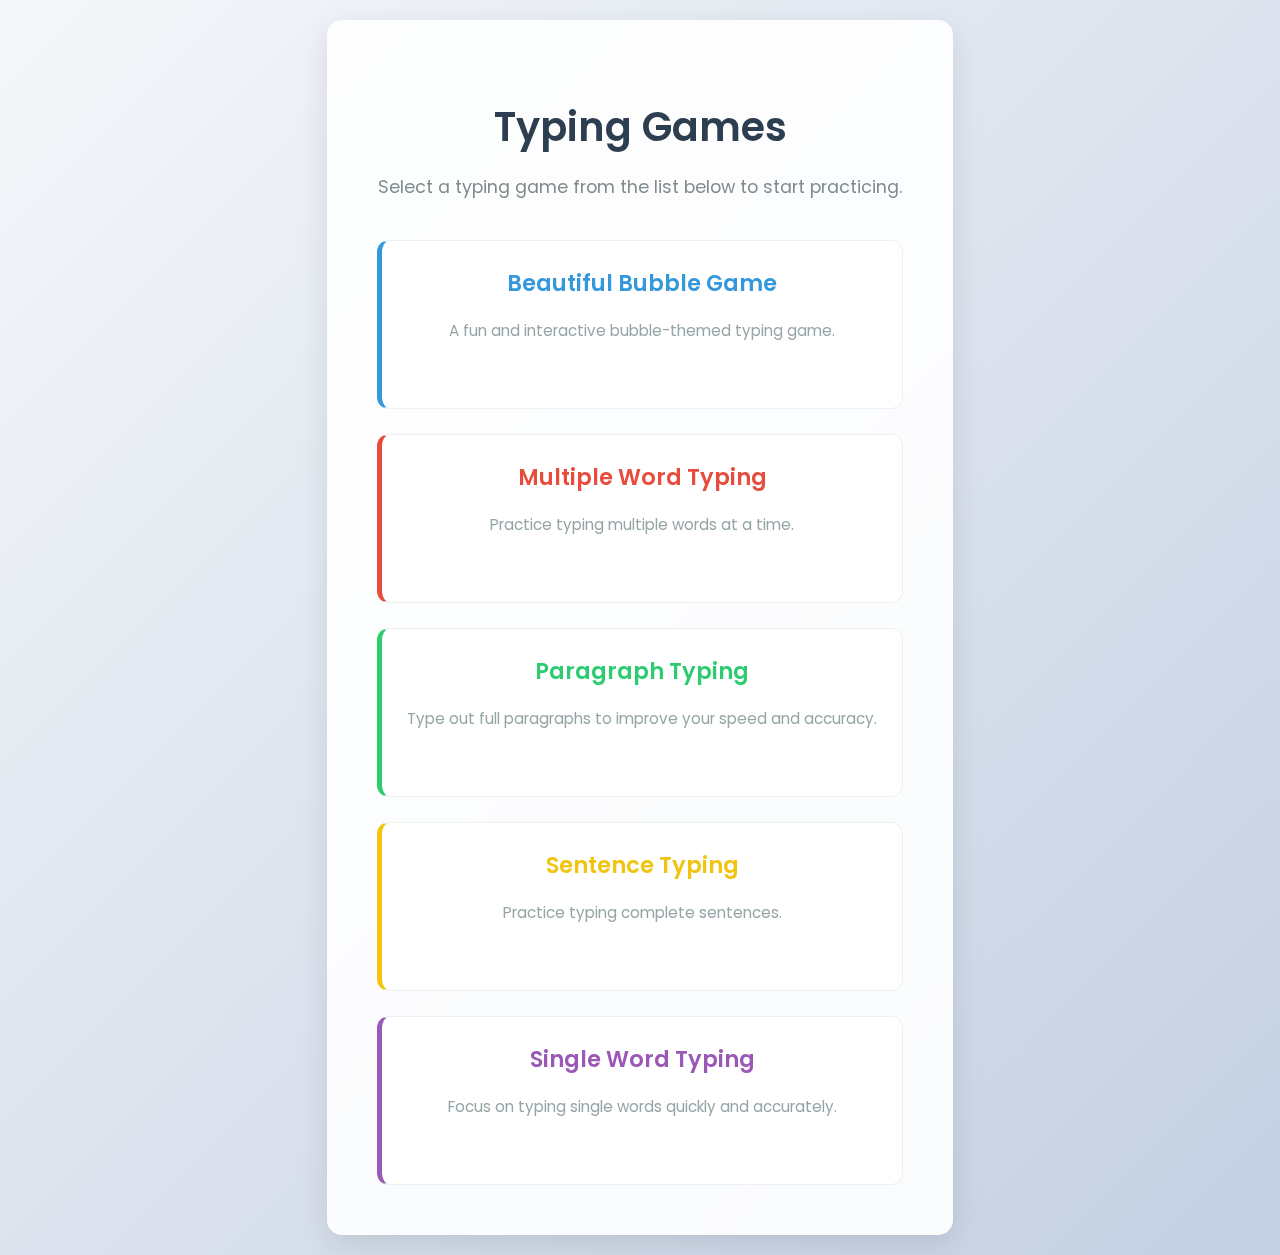
<file: index.html>
<!DOCTYPE html>
<html lang="en">
<head>
    <meta charset="UTF-8">
    <meta name="viewport" content="width=device-width, initial-scale=1.0">
    <title>Typing Home</title>
    <link rel="stylesheet" href="style.css">
    <link rel="preconnect" href="https://fonts.googleapis.com">
    <link rel="preconnect" href="https://fonts.gstatic.com" crossorigin>
    <link href="https://fonts.googleapis.com/css2?family=Poppins:wght@300;400;600&display=swap" rel="stylesheet">
</head>
<body>
    <div class="container">
        <h1>Typing Games</h1>
        <p>Select a typing game from the list below to start practicing.</p>
        <div class="games-list">
            <a href="bubble-game.html" class="game-card card-1">
                <h2>Beautiful Bubble Game</h2>
                <p>A fun and interactive bubble-themed typing game.</p>
            </a>
            <a href="multiple-word-typing.html" class="game-card card-2">
                <h2>Multiple Word Typing</h2>
                <p>Practice typing multiple words at a time.</p>
            </a>
            <a href="paragraph-typing-test.html" class="game-card card-3">
                <h2>Paragraph Typing</h2>
                <p>Type out full paragraphs to improve your speed and accuracy.</p>
            </a>
            <a href="sentence-typing.html" class="game-card card-4">
                <h2>Sentence Typing</h2>
                <p>Practice typing complete sentences.</p>
            </a>
            <a href="single-word-typing.html" class="game-card card-5">
                <h2>Single Word Typing</h2>
                <p>Focus on typing single words quickly and accurately.</p>
            </a>
        </div>
    </div>
    <script src="script.js"></script>
</body>
</html>
</file>
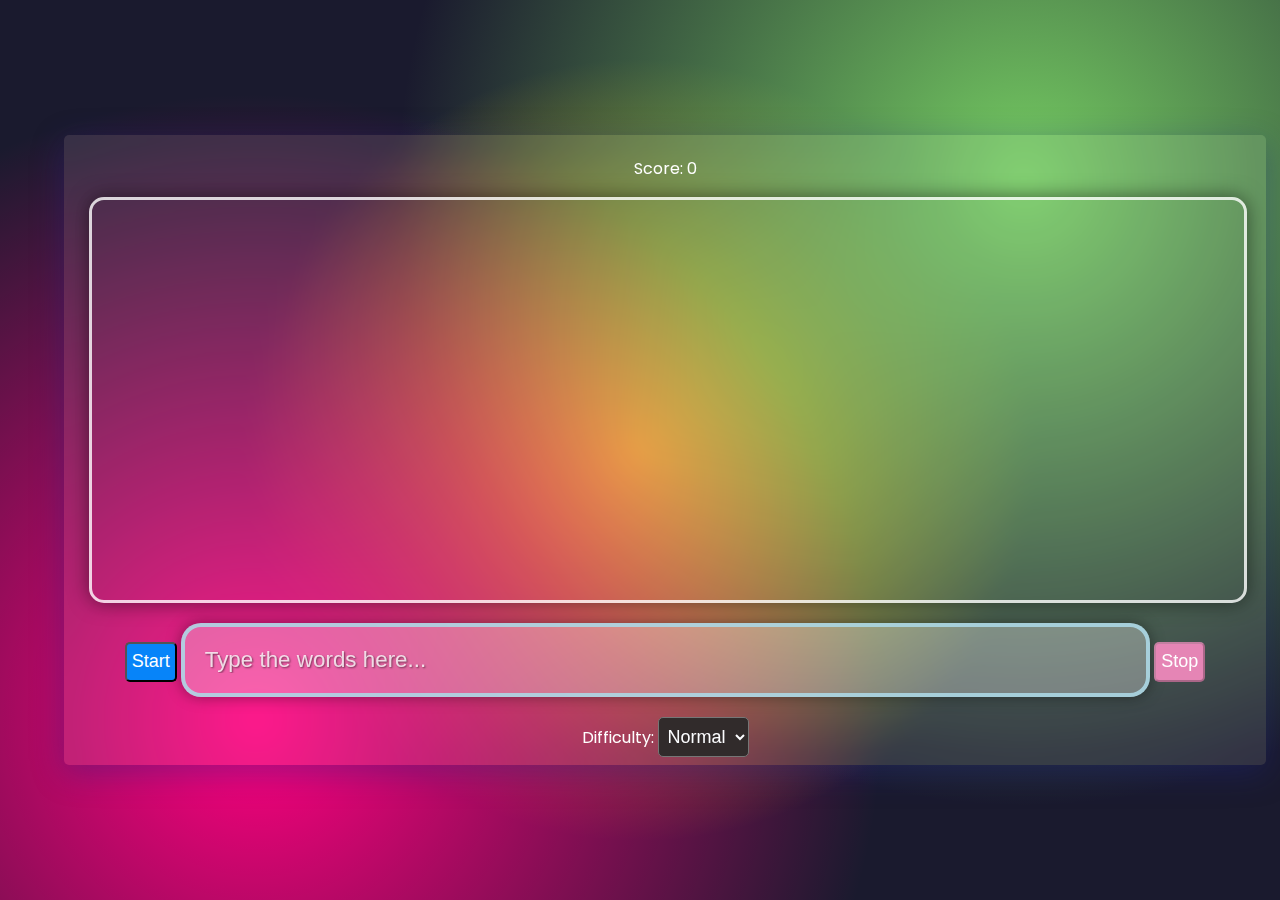
<file: bubble-game.html>
<!DOCTYPE html>
<html lang="en">
<head>
    <meta charset="UTF-8">
    <meta name="viewport" content="width=device-width, initial-scale=1.0">
    <title>Word Bubble Typing Game</title>
    <link rel="stylesheet" href="bubble css.css">
</head>
<body>
    <div class="container">
        <header>
            
        </header>
        <main><div id="score">
            <p>Score: <span id="score">0</span></p>
            </div>
            <div id="game-area"></div>
            <div class="input-container">
                <button id="start-btn">Start</button>
                <input type="text" id="typing-input" placeholder="Type the words here..." disabled>
                <button id="stop-btn" disabled>Stop</button>
            </div>
            <div class="controls">
                <label for="difficulty">Difficulty:</label>
                <select id="difficulty">
                    <option value="easy">Easy</option>
                    <option value="normal" selected>Normal</option>
                    <option value="hard">Hard</option>
                </select>
                
                
            </div>
        </main>
        <footer>
            
        </footer>
    </div>
    <script src="bubble.js"></script>
</body>
</html>
</file>
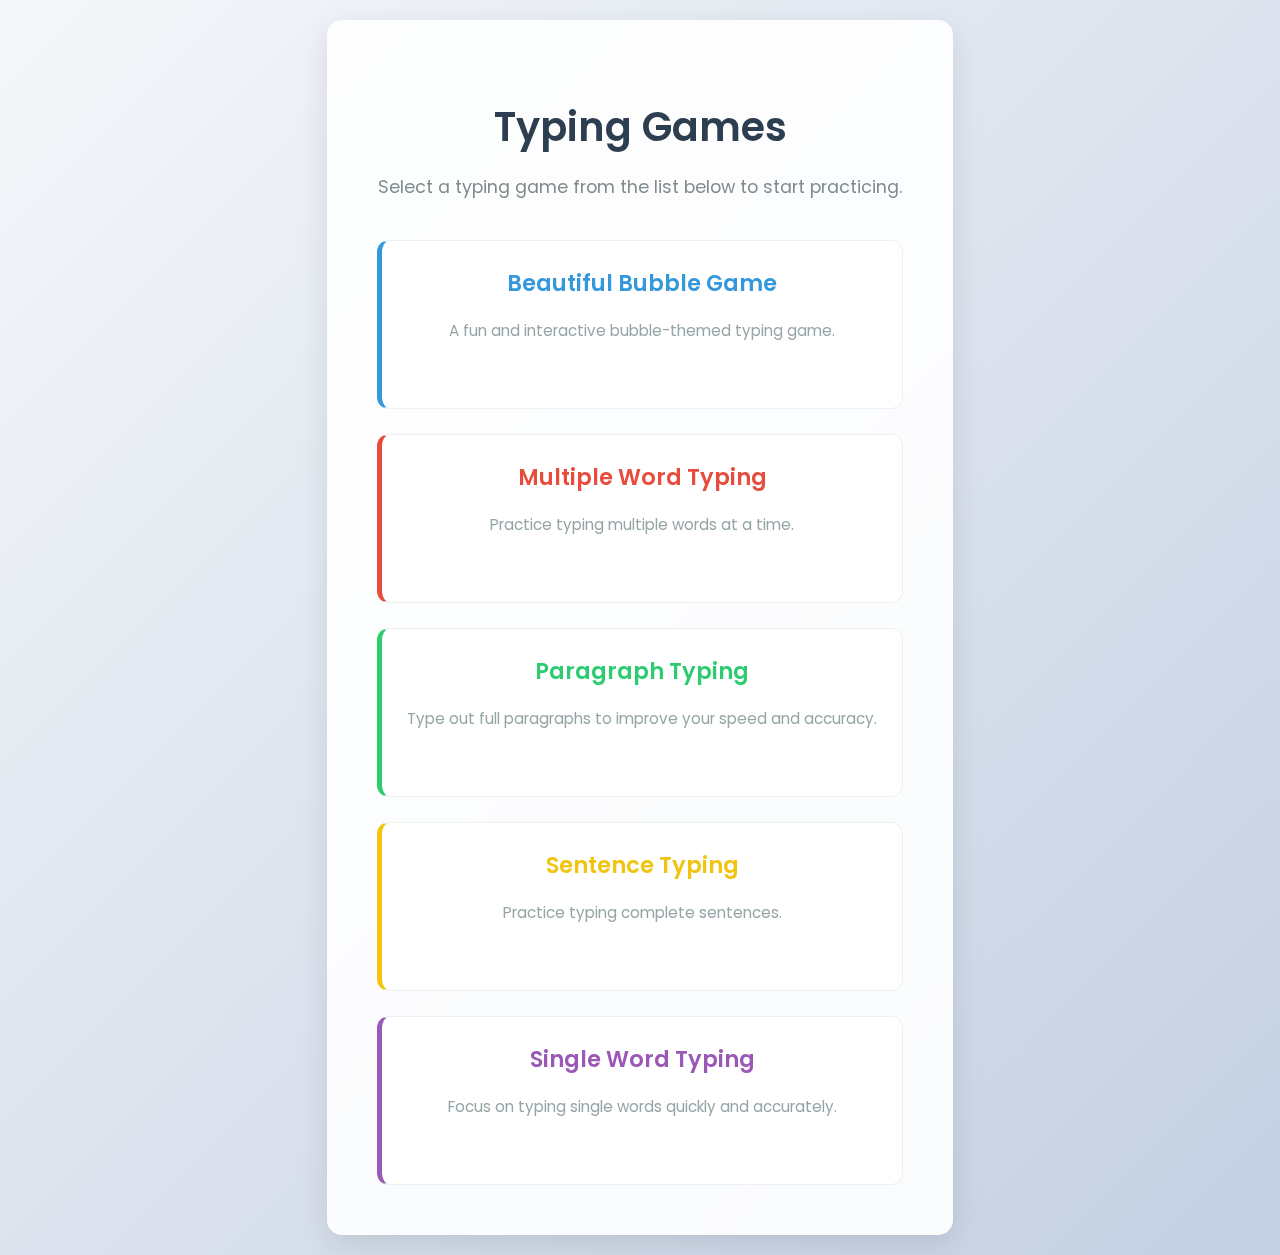
<file: index1.html>
<!DOCTYPE html>
<html lang="en">
<head>
    <meta charset="UTF-8">
    <meta name="viewport" content="width=device-width, initial-scale=1.0">
    <title>Typing Home</title>
    <link rel="stylesheet" href="style.css">
    <link rel="preconnect" href="https://fonts.googleapis.com">
    <link rel="preconnect" href="https://fonts.gstatic.com" crossorigin>
    <link href="https://fonts.googleapis.com/css2?family=Poppins:wght@300;400;600&display=swap" rel="stylesheet">
</head>
<body>
    <div class="container">
        <h1>Typing Games</h1>
        <p>Select a typing game from the list below to start practicing.</p>
        <div class="games-list">
            <a href="beautiful-bubble-game/bubble-game.html" class="game-card card-1">
                <h2>Beautiful Bubble Game</h2>
                <p>A fun and interactive bubble-themed typing game.</p>
            </a>
            <a href="multiple word typing/multiple-word-typing.html" class="game-card card-2">
                <h2>Multiple Word Typing</h2>
                <p>Practice typing multiple words at a time.</p>
            </a>
            <a href="paragraph typing/paragraph-typing-test/paragraph-typing-test.html" class="game-card card-3">
                <h2>Paragraph Typing</h2>
                <p>Type out full paragraphs to improve your speed and accuracy.</p>
            </a>
            <a href="single-sentence-typing/sentence-typing.html" class="game-card card-4">
                <h2>Sentence Typing</h2>
                <p>Practice typing complete sentences.</p>
            </a>
            <a href="single word typing/single-word-typing.html" class="game-card card-5">
                <h2>Single Word Typing</h2>
                <p>Focus on typing single words quickly and accurately.</p>
            </a>
        </div>
    </div>
    <script src="script.js"></script>
</body>
</html>
</file>
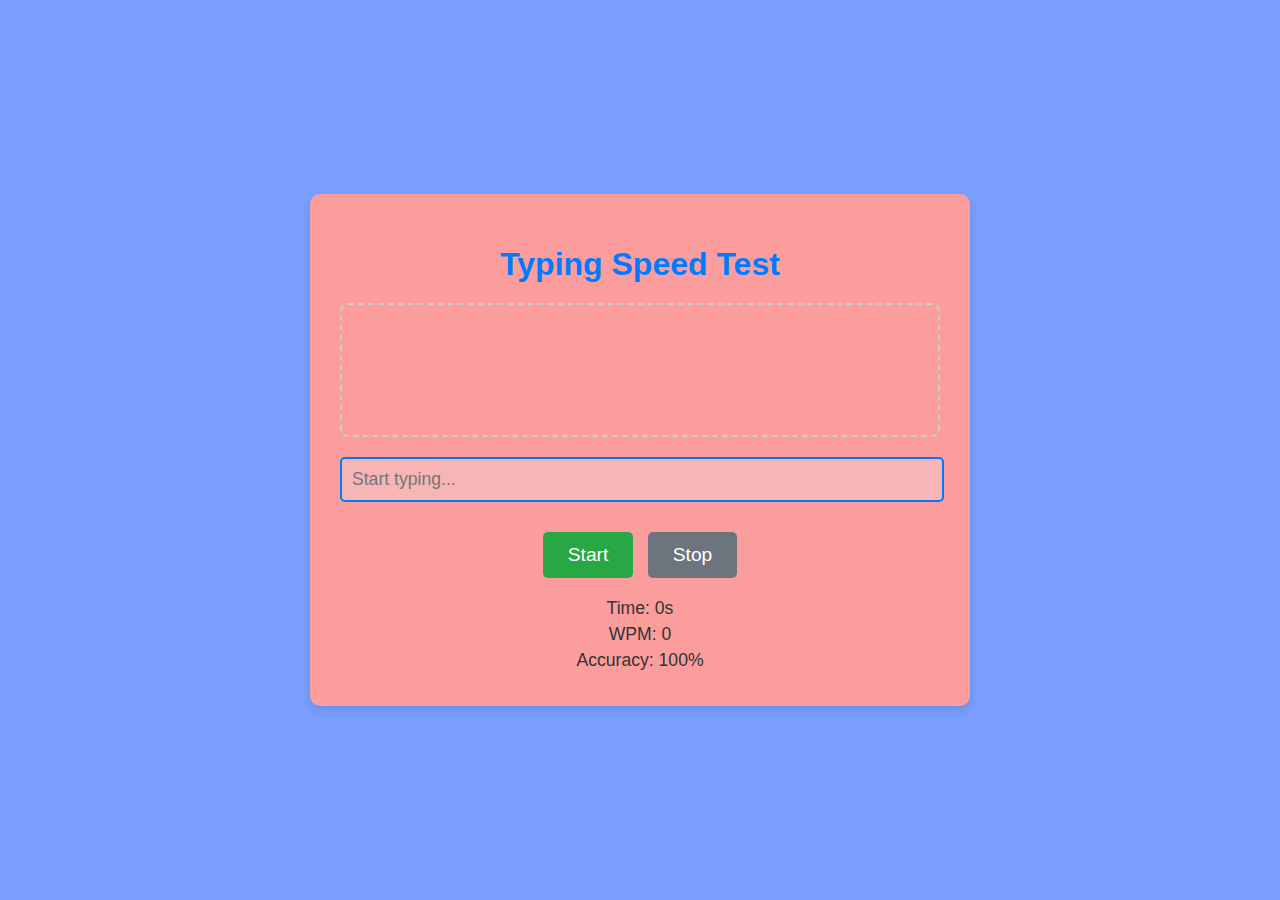
<file: multiple-word-typing.html>
<!DOCTYPE html>
<html lang="en">
<head>
    <meta charset="UTF-8">
    <meta name="viewport" content="width=device-width, initial-scale=1.0">
    <title>Typing Speed Test</title>
    <link rel="stylesheet" href="multiple.style.css">
</head>
<body>
    <div class="container">
        <h1>Typing Speed Test</h1>
        <div id="word-display" class="word-display"></div>
        <input type="text" id="text-input" class="text-input" placeholder="Start typing..." autofocus disabled>
        <div class="buttons">
            <button id="start-button" class="start-button">Start</button>
            <button id="stop-button" class="stop-button" disabled>Stop</button>
        </div>
        <div class="results">
            <p>Time: <span id="time">0</span>s</p>
            <p>WPM: <span id="wpm">0</span></p>
            <p>Accuracy: <span id="accuracy">100</span>%</p>
        </div>
    </div>
    <script src="multiple.script.js"></script>
</body>
</html>
</file>
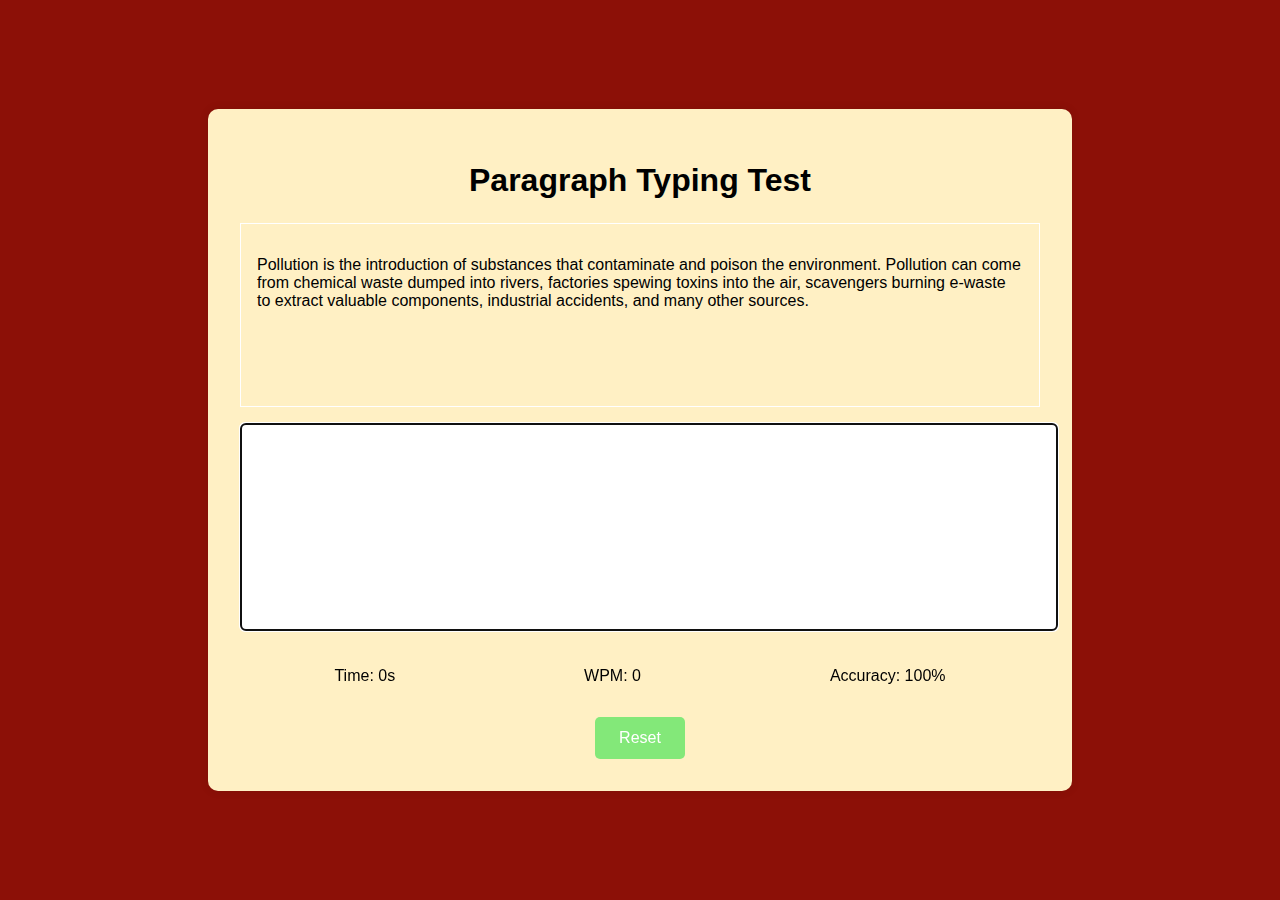
<file: paragraph-typing-test.html>
<!DOCTYPE html>
<html lang="en">
<head>
    <meta charset="UTF-8">
    <meta name="viewport" content="width=device-width, initial-scale=1.0">
    <title>Paragraph Typing Test</title>
    <link rel="stylesheet" href="paragraph.style.css">
</head>
<body>
    <div class="container">
        <h1>Paragraph Typing Test</h1>
        <div id="paragraph-container">
            <p id="paragraph"></p>
        </div>
        <textarea id="input" rows="10" autofocus></textarea>
        <div id="results">
            <p>Time: <span id="time">0</span>s</p>
            <p>WPM: <span id="wpm">0</span></p>
            <p>Accuracy: <span id="accuracy">100</span>%</p>
        </div>
        <button id="reset-btn">Reset</button>
    </div>
    <script src="paragraph.script.js"></script>
</body>
</html>
</file>
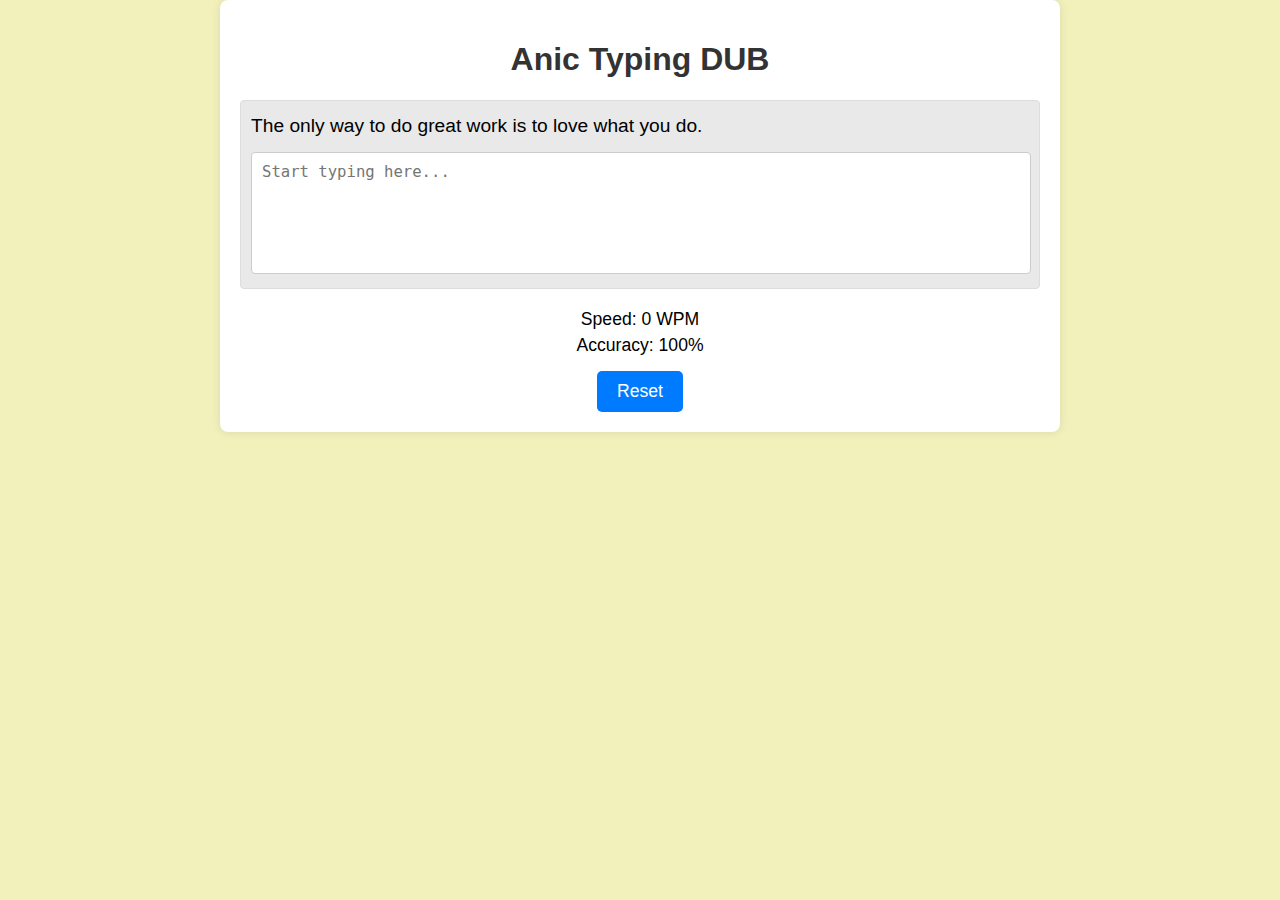
<file: sentence-typing.html>
<!DOCTYPE html>
<html lang="en">
<head>
    <meta charset="UTF-8">
    <meta name="viewport" content="width=device-width, initial-scale=1.0">
    <title>Infinite Typing Tutor</title>
    <link rel="stylesheet" href="sentence-style.css">
</head>
<body>
    <div class="container">
        <h1>Anic Typing DUB </h1>
        <div class="typing-area">
            <div class="text-display" id="text-display"></div>
            <textarea class="text-input" id="text-input" placeholder="Start typing here..."></textarea>
        </div>
        <div class="results">
            <p>Speed: <span id="wpm">0</span> WPM</p>
            <p>Accuracy: <span id="accuracy">100</span>%</p>
            <button id="reset-button">Reset</button>
        </div>
    </div>
    <script src="sentence-script.js"></script>
</body>
</html>
</file>
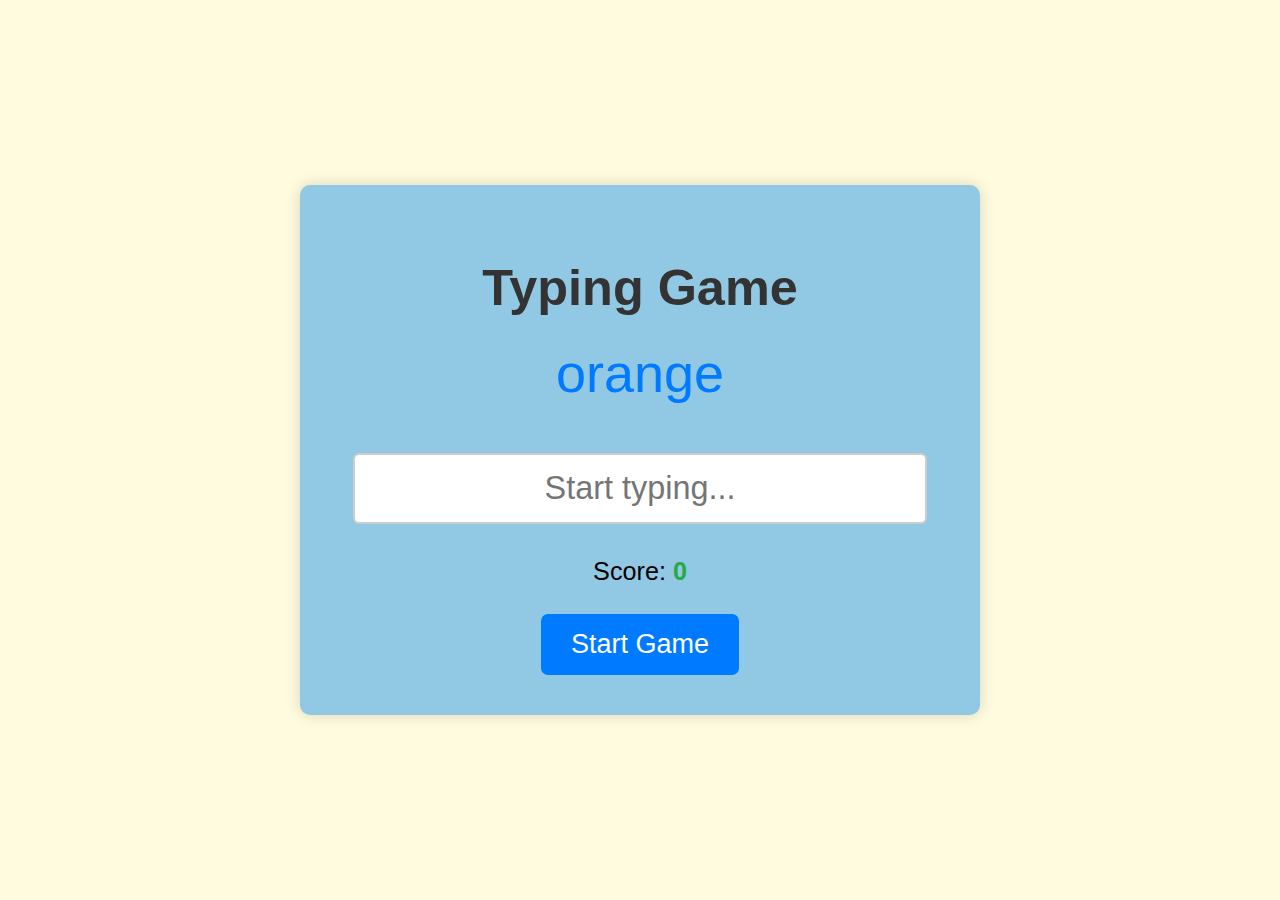
<file: single-word-typing.html>
<!DOCTYPE html>
<html lang="en">
<head>
    <meta charset="UTF-8">
    <meta name="viewport" content="width=device-width, initial-scale=1.0">
    <title>Typing Game</title>
    <link rel="stylesheet" href="single word.style.css">
</head>
<body>
    <div class="container">
        <h1>Typing Game</h1>
        <div id="word-display"></div>
        <input type="text" id="word-input" placeholder="Start typing...">
        <div class="game-info">
            <p>Score: <span id="score">0</span></p>
        </div>
        <button id="start-button">Start Game</button>
    </div>
    <script src="single-word.script.js"></script>
</body>
</html>
</file>
<file: style.css>
@import url('https://fonts.googleapis.com/css2?family=Poppins:wght@300;400;600&display=swap');

body {
    font-family: 'Poppins', sans-serif;
    background: linear-gradient(135deg, #f5f7fa 0%, #c3cfe2 100%);
    margin: 0;
    padding: 20px;
    display: flex;
    justify-content: center;
    align-items: center;
    min-height: 100vh;
}

.container {
    text-align: center;
    background-color: rgba(255, 255, 255, 0.9);
    padding: 50px;
    border-radius: 15px;
    box-shadow: 0 10px 30px rgba(0, 0, 0, 0.1);
    max-width: 900px;
    backdrop-filter: blur(10px);
}

h1 {
    color: #2c3e50;
    font-weight: 600;
    font-size: 2.5em;
    margin-bottom: 15px;
}

p {
    color: #7f8c8d;
    margin-bottom: 40px;
    font-size: 1.1em;
}

.games-list {
    display: grid;
    grid-template-columns: repeat(auto-fit, minmax(260px, 1fr));
    gap: 25px;
}

.game-card {
    background-color: #ffffff;
    border: 1px solid #ecf0f1;
    border-radius: 12px;
    padding: 25px;
    text-decoration: none;
    color: #34495e;
    transition: transform 0.3s, box-shadow 0.3s, border-color 0.3s;
    position: relative;
    overflow: hidden;
}

.game-card:before {
    content: '▶';
    position: absolute;
    top: 25px;
    right: 25px;
    font-size: 1.5em;
    opacity: 0;
    transition: opacity 0.3s;
}

.game-card:hover {
    transform: translateY(-10px);
}

.game-card h2 {
    margin-top: 0;
    font-size: 1.4em;
    font-weight: 600;
}

.game-card p {
    font-size: 0.95em;
    color: #95a5a6;
    line-height: 1.6;
}

/* Card Colors */
.card-1 { border-left: 5px solid #3498db; }
.card-1 h2 { color: #3498db; }
.card-1:before { color: #3498db; }
.card-1:hover { box-shadow: 0 15px 25px rgba(52, 152, 219, 0.2); }

.card-2 { border-left: 5px solid #e74c3c; }
.card-2 h2 { color: #e74c3c; }
.card-2:before { color: #e74c3c; }
.card-2:hover { box-shadow: 0 15px 25px rgba(231, 76, 60, 0.2); }

.card-3 { border-left: 5px solid #2ecc71; }
.card-3 h2 { color: #2ecc71; }
.card-3:before { color: #2ecc71; }
.card-3:hover { box-shadow: 0 15px 25px rgba(46, 204, 113, 0.2); }

.card-4 { border-left: 5px solid #f1c40f; }
.card-4 h2 { color: #f1c40f; }
.card-4:before { color: #f1c40f; }
.card-4:hover { box-shadow: 0 15px 25px rgba(241, 196, 15, 0.2); }

.card-5 { border-left: 5px solid #9b59b6; }
.card-5 h2 { color: #9b59b6; }
.card-5:before { color: #9b59b6; }
.card-5:hover { box-shadow: 0 15px 25px rgba(155, 89, 182, 0.2); }

.game-card:hover:before {
    opacity: 1;
}
</file>
<file: bubble css.css>
@import url('https://fonts.googleapis.com/css2?family=Poppins:wght@400;600&display=swap');

body {
    font-family: 'Poppins', sans-serif;
    background-color: #1a1a2e; /* Dark base color */
    background-image: 
        radial-gradient(circle at 20% 80%, #ff007f 0%, transparent 50%),
        radial-gradient(circle at 80% 20%, #75cc62 0%, transparent 50%),
        radial-gradient(circle at 50% 50%, #ffc400 0%, transparent 50%);
    background-size: 100% 100%;
    animation: colorShift 30s ease infinite alternate; /* Slow, shifting color animation */
    color: #fff;
    display: flex;
    justify-content: center;
    align-items: center;
    min-height: 100vh;
    margin: 0;
}

@keyframes colorShift {
    0% {
        background-position: 0% 0%, 100% 100%, 50% 50%;
    }
    33% {
        background-position: 50% 100%, 0% 0%, 100% 50%;
    }
    66% {
        background-position: 100% 50%, 50% 100%, 0% 0%;
    }
    100% {
        background-position: 0% 0%, 100% 100%, 50% 50%;
    }
}

.container {
    width: 90%; /* Fixed width */
    height: 600px; /* Increased height to ensure visibility */
    background: rgba(255, 255, 255, 0.1);
    backdrop-filter: blur(10px);
    border-radius: 5px; /* More rectangular shape */
    padding: 5px 25px 25px 25px; /* Reduced top padding */
    box-shadow: 0 8px 32px 0 rgba(31, 38, 135, 0.37);
    text-align: center;
    overflow: hidden; /* Ensure content stays within fixed size */
    margin-left: 50px;
}

/* ... other styles ... */

main {
    margin-top: 5px; /* Reduced top margin */
}

.controls {
    margin-top: 20px; /* Added margin to separate from input box */
}

#game-area {
    position:relative;
    width: 100%;
    height: 400px;
    border-radius: 15px;
    overflow: hidden;
    border: 3px solid rgba(255, 255, 255, 0.8); /* Added border */
    box-shadow: 0 0 20px rgba(0, 0, 0, 0.5); /* Added shadow for depth */
    background-color: smokewhite; /* Set bubble screen background to smokewhite */
    
}

.bubble {
    position: absolute;
    bottom: -100px;
    background: rgba(255, 255, 255, 0.2);
    color: #fff;
    padding: 15px 25px;
    border-radius: 50%; /* Reverted to circular shape */
    font-size: 1.2rem;
    animation: rise 20s linear infinite; /* Increased duration for slower speed */
    display: flex;
    justify-content: center;
    align-items: center;
}

@keyframes rise {
    0% {
        transform: translateY(0) scale(1);
        opacity: 1;
    }
    100% {
        transform: translateY(-650px) scale(1.2);
        opacity: 1;
    }
}

@keyframes fadeOut {
    0% {
        opacity: 1;
        transform: scale(1);
    }
    100% {
        opacity: 0;
        transform: scale(0.5);
    }
}

.bubble.fade-out {
    animation: fadeOut 0.3s ease-out forwards;
}

.bubble.highlight {
    background: rgba(255, 255, 255, 0.5); /* More opaque background */
    box-shadow: 0 0 15px rgba(255, 255, 255, 0.8); /* White glow */
    transform: scale(1.05); /* Slightly larger */
}

footer {
    margin-top: 30px;
    font-size: 1.2rem;
}

.input-container {
    margin-top: 20px;
}

#typing-input {
    width: 80%;
    padding: 20px;
    font-size: 1.4rem;
    border-radius: 20px;
    border: 4px solid rgba(173, 216, 230, 0.9); /* Light blue border */
    background: rgba(255, 255, 255, 0.3);
    color: #fff;
    outline: none;
    transition: all 0.3s ease;
    box-shadow: 0 0 15px rgba(0, 0, 0, 0.4);
    text-shadow: 1px 1px 2px rgba(0, 0, 0, 0.5);
}

#typing-input:focus {
    border-color: #87CEEB; /* Sky blue on focus */
    box-shadow: 0 0 25px rgba(135, 206, 235, 1); /* Blue glow on focus */
    background: rgba(255, 255, 255, 0.4);
}

#typing-input::placeholder {
    color: rgba(255, 255, 255, 0.8);
}

.controls {
    margin-top: 20px; /* Keep separation from input area*/
}
#start-btn,#stop-btn,#difficulty{
    height:40px;
    position:relative;
    background-position: left;
    background-color: rgb(7, 132, 249);
    border-radius: 5px;
    font-size:large;
    padding: 5px;
    color:#ffff
}
#stop-btn{
    background-color: #e585b5;
    color:#ffff
}
#difficulty{
    color: #fcfdff;
    background-color:rgb(49, 43, 43);

}
</file>
<file: multiple.style.css>
body {
    font-family: 'Arial', sans-serif;
    display: flex;
    justify-content: center;
    align-items: center;
    min-height: 100vh;
    margin: 0;
    background-color: #799EFF;
    color: #333;
}

.container {
    background-color:#fb9d9d;
    padding: 30px;
    border-radius: 10px;
    box-shadow: 0 4px 8px rgba(0, 0, 0, 0.1);
    text-align: center;
    width: 90%;
    max-width: 600px;
}

h1 {
    color: #007bff;
    margin-bottom: 20px;
}

.word-display {
    min-height: 100px;
    border: 2px dashed #ccc;
    border-radius: 8px;
    margin-bottom: 20px;
    padding: 15px;
    display: flex;
    flex-wrap: wrap;
    justify-content: center;
    align-items: center;
    gap: 10px;
}

.word {
    background-color: #e9ecef;
    padding: 8px 15px;
    border-radius: 20px;
    font-size: 1.2em;
    color: #555;
    white-space: nowrap;
}

.text-input {
    width: calc(100% - 20px);
    padding: 10px;
    font-size: 1.1em;
    border: 2px solid #007bff;
    border-radius: 5px;
    margin-bottom: 20px;
    outline: none;
}

.text-input:focus {
    border-color: #0056b3;
}

.buttons {
    margin-top: 10px;
    margin-bottom: 20px;
}

.start-button,
.stop-button {
    background-color: #28a745;
    color: white;
    padding: 12px 25px;
    font-size: 1.2em;
    border: none;
    border-radius: 5px;
    cursor: pointer;
    transition: background-color 0.3s ease;
    margin: 0 5px;
}

.start-button:hover {
    background-color: #218838;
}

.stop-button {
    background-color: #dc3545;
}

.stop-button:hover {
    background-color: #c82333;
}

.stop-button:disabled {
    background-color: #6c757d;
    cursor: not-allowed;
}

.results {
    margin-top: 20px;
    font-size: 1.1em;
}

.results p {
    margin: 5px 0;
}

.correct {
    color: green;
}

.incorrect {
    color: red;
    text-decoration: line-through;
}

.word.current {
    background-color: #007bff;
    color: white;
    transform: scale(1.05);
    transition: all 0.2s ease-in-out;
}

.word.incorrect-typing {
    background-color: #ffdddd; /* Light red background */
    border: 1px solid red;
}
</file>
<file: paragraph.style.css>
body {
    font-family: sans-serif;
    background-color: #8C1007;
    display: flex;
    justify-content: center;
    align-items: center;
    min-height: 100vh;
    margin: 0;
}

.container {
    background-color:#FFF0C4;
    padding: 2rem;
    border-radius: 10px;
    box-shadow: 0 0 10px rgba(0, 0, 0, 0.1);
    width: 80%;
    max-width: 800px;
    text-align: center;
}

h1 {
    margin-bottom: 1.5rem;
}

#paragraph-container {
    border: 1px solid white;
    backgrpund-color:#660B0;
    color:Black;
    padding: 1rem;
    margin-bottom: 1rem;
    text-align: left;
    height: 150px;
    overflow-y: auto;
}

#input {
    width: 100%;
    padding: 0.5rem;
    font-size: 1rem;
    border: 1px solid #ccc;
    border-radius: 5px;
    resize: none;
}

#results {
    display: flex;
    justify-content: space-around;
    margin-top: 1rem;
}

#reset-btn {
    background-color: #83e879;
    color: white;
    border: none;
    padding: 0.75rem 1.5rem;
    border-radius: 5px;
    cursor: pointer;
    font-size: 1rem;
    margin-top: 1rem;
}

#reset-btn:hover {
    background-color: #0d05f2;
}

.correct {
    color:#bfeec9;
}

.incorrect {
    color: red;
    text-decoration: underline;
}
</file>
<file: sentence-style.css>
body {
    font-family: Arial, sans-serif;
    display: flex;
    flex-direction: column;
    justify-content: flex-start;
    align-items: center;
    min-height: 100vh;
    margin: 0;
    background-color: #f2f0bb;
}

.main-nav {
    width: 100%;
    background-color: #333;
    padding: 10px 0;
    box-shadow: 0 2px 5px rgba(0,0,0,0.2);
    margin-bottom: 20px; /* Space between nav and game */
}

.main-nav ul {
    list-style: none;
    padding: 0;
    margin: 0;
    display: flex;
    justify-content: center;
}

.main-nav li {
    margin: 0 15px;
}

.main-nav a {
    color: white;
    text-decoration: none;
    font-weight: bold;
    padding: 5px 10px;
    border-radius: 5px;
    transition: background-color 0.3s ease;
}

.main-nav a:hover {
    background-color: #555;
}

.container {
    background-color: #fff;
    padding: 20px;
    border-radius: 8px;
    box-shadow: 0 0 10px rgba(0, 0, 0, 0.1);
    text-align: center;
    width: 80%;
    max-width: 800px;
}

h1 {
    color: #333;
}

.typing-area {
    margin-top: 20px;
    border: 1px solid #ddd;
    border-radius: 4px;
    padding: 10px;
    background-color: #e9e9e9;
}

.text-display {
    font-size: 1.2em;
    line-height: 1.6;
    margin-bottom: 10px;
    text-align: left;
    white-space: pre-wrap;
    word-wrap: break-word;
}

.text-display .correct {
    color: green;
}

.text-display .incorrect {
    color: red;
    text-decoration: underline;
}

.text-input {
    width: calc(100% - 20px);
    height: 100px;
    padding: 10px;
    font-size: 1.2em;
    border: 1px solid #ccc;
    border-radius: 4px;
    resize: none;
    outline: none;
}

.results {
    margin-top: 20px;
    font-size: 1.1em;
}

.results p {
    margin: 5px 0;
}

#reset-button {
    background-color: #007bff;
    color: white;
    border: none;
    padding: 10px 20px;
    border-radius: 5px;
    cursor: pointer;
    font-size: 1em;
    margin-top: 10px;
}

#reset-button:hover {
    background-color: #0056b3;
}
</file>
<file: single word.style.css>
body {
    font-family: Arial, sans-serif;
    display: flex;
    justify-content: center;
    align-items: center;
    min-height: 100vh;
    background-color: #FFFBDE;
    margin: 0;
    font-size: 18px; /* Base font size */
}

.container {
    background-color: #91C8E4;
    padding: 40px;
    border-radius: 10px;
    box-shadow: 0 0 15px rgba(0, 0, 0, 0.15);
    text-align: center;
    width: 600px; /* Increased width */
    max-width: 90%; /* Ensure responsiveness */
}

h1 {
    color: #333;
    font-size: 2.8em; /* Larger heading */
    margin-bottom: 25px;
}

#word-display {
    font-size: 3em; /* Significantly larger word display */
    margin-bottom: 30px;
    color: #007bff;
    min-height: 1.5em; /* Ensure consistent height */
}

#word-display span {
    transition: background-color 0.1s ease;
}

#word-display span.correct {
    color: green;
}

#word-display span.incorrect {
    color: red;
    text-decoration: underline;
}

#word-input {
    width: 90%; /* Wider input field */
    padding: 15px;
    font-size: 1.8em; /* Larger input text */
    border: 2px solid #ccc;
    border-radius: 6px;
    margin-bottom: 25px;
    text-align: center;
}

.game-info p {
    font-size: 1.4em;
    margin: 8px 0;
}

.game-info span {
    font-weight: bold;
    color: #28a745;
}

#start-button {
    background-color: #007bff;
    color: white;
    padding: 15px 30px;
    border: none;
    border-radius: 7px;
    font-size: 1.5em;
    cursor: pointer;
    transition: background-color 0.3s ease;
    margin-top: 20px;
}

#start-button:hover {
    background-color: #0056b3;
}
</file>
